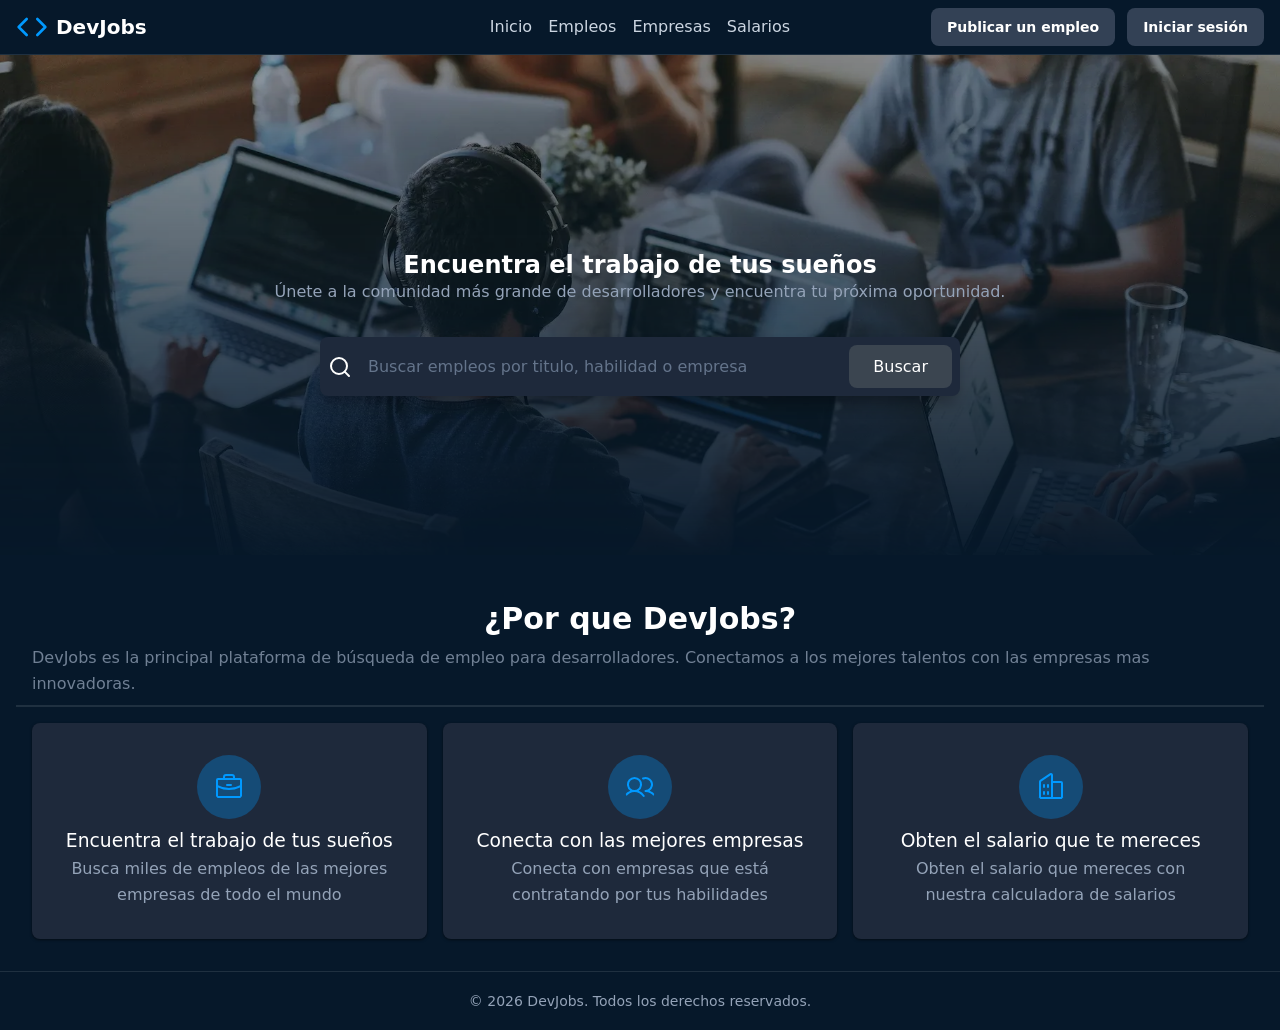
<file: 00.html-css/index.html>
<!-- HyperText 
     Markup 
     Language -->

<!DOCTYPE html>
<html lang="es">

<head>
    <meta charset="UTF-8">
    <meta name="description" content="Encuentra las mejores ofertas de trabajo para
    desarrolladores en DevJobs"><!--Descrition es para lo de abajo de la pagina en google-->
    <title>DevJobs - Inicio</title>
    <link rel="stylesheet" href="./style.css">
</head>

<body>
    <header>
        <!--puede ir el logo la navegacion-->
        <h1>
            <svg fill="none" stroke="currentColor" stroke-linecap="round" stroke-linejoin="round" stroke-width="2"
                viewBox="0 0 24 24" xmlns="http://www.w3.org/2000/svg">
                <polyline points="16 18 22 12 16 6"></polyline>
                <polyline points="8 6 2 12 8 18"></polyline>
            </svg>
            DevJobs
        </h1>

        <nav>
            <a href="index.html">Inicio</a>
            <a href="../01-javascript/empleos.html" rel="noopener noreferrer">Empleos</a>
            <!--target="_self"se abre en la actual _blanck se abre en otra pestaña
            y el rel es para que no se muestre informacion del usuario en el url
            y no se pase informacion del usuario a la pagina que se abre-->
            <a href="./01-javascript/empleos2.html">Empresas</a>
            <a href="">Salarios</a>
        </nav>
        <div>
            <a href="">Publicar un empleo</a>
            <a href="">Iniciar sesión</a>
        </div>
    </header>
    <main>
        <!--aqui va el contenido principal de la pagina-->
        <section>
            <img src="./background.webp" width="200" />

            <h1>Encuentra el trabajo de tus sueños</h1>

            <p>Únete a la comunidad más grande de
                desarrolladores y encuentra tu próxima
                oportunidad.
            </p>

            <form role="search">
                <div class="search_bar">
                    <svg xmlns="http://www.w3.org/2000/svg" width="24" height="24" viewBox="0 0 24 24" fill="none"
                        stroke="currentColor" stroke-width="2" stroke-linecap="round" stroke-linejoin="round">
                        <circle cx="11" cy="11" r="8"></circle>
                        <line x1="21" y1="21" x2="16.65" y2="16.65"></line>
                    </svg>

                    <input type="text" placeholder="Buscar empleos por titulo, habilidad o empresa" />

                    <button type="submit">Buscar</button>
                </div>

            </form>
        </section>
        <section>
            <header>
                <h2>¿Por que DevJobs?</h2>
                <p>DevJobs es la principal plataforma de
                    búsqueda de empleo para desarrolladores.
                    Conectamos a los mejores talentos con las
                    empresas mas innovadoras.</p>
            </header>
            <footer>
                <article>
                    <svg fill="currentColor" height="32" viewBox="0 0 256 256" width="32"
                        xmlns="http://www.w3.org/2000/svg" aria-hidden="true">
                        <path
                            d="M216,56H176V48a24,24,0,0,0-24-24H104A24,24,0,0,0,80,48v8H40A16,16,0,0,0,24,72V200a16,16,0,0,0,16,16H216a16,16,0,0,0,16-16V72A16,16,0,0,0,216,56ZM96,48a8,8,0,0,1,8-8h48a8,8,0,0,1,8,8v8H96ZM216,72v41.61A184,184,0,0,1,128,136a184.07,184.07,0,0,1-88-22.38V72Zm0,128H40V131.64A200.19,200.19,0,0,0,128,152a200.25,200.25,0,0,0,88-20.37V200ZM104,112a8,8,0,0,1,8-8h32a8,8,0,0,1,0,16H112A8,8,0,0,1,104,112Z">
                        </path>
                    </svg>
                    <h3>Encuentra el trabajo de tus sueños</h3>
                    <p>Busca miles de empleos de las mejores
                        empresas de todo el mundo</p>
                </article><!--Sirve para reutilizar en cualquier parte de la pagina es indep-->

                <article>
                    <svg fill="currentColor" height="32" viewBox="0 0 256 256" width="32"
                        xmlns="http://www.w3.org/2000/svg" aria-hidden="true">
                        <path
                            d="M117.25,157.92a60,60,0,1,0-66.5,0A95.83,95.83,0,0,0,3.53,195.63a8,8,0,1,0,13.4,8.74,80,80,0,0,1,134.14,0,8,8,0,0,0,13.4-8.74A95.83,95.83,0,0,0,117.25,157.92ZM40,108a44,44,0,1,1,44,44A44.05,44.05,0,0,1,40,108Zm210.14,98.7a8,8,0,0,1-11.07-2.33A79.83,79.83,0,0,0,172,168a8,8,0,0,1,0-16,44,44,0,1,0-16.34-84.87,8,8,0,1,1-5.94-14.85,60,60,0,0,1,55.53,105.64,95.83,95.83,0,0,1,47.22,37.71A8,8,0,0,1,250.14,206.7Z">
                        </path>
                    </svg>
                    <h3>Conecta con las mejores empresas</h3>
                    <p>Conecta con empresas que está contratando
                        por tus habilidades</p>
                </article>
                <article>
                    <svg fill="currentColor" height="32" viewBox="0 0 256 256" width="32"
                        xmlns="http://www.w3.org/2000/svg" aria-hidden="true">
                        <path
                            d="M240,208H224V96a16,16,0,0,0-16-16H144V32a16,16,0,0,0-24.88-13.32L39.12,72A16,16,0,0,0,32,85.34V208H16a8,8,0,0,0,0,16H240a8,8,0,0,0,0-16ZM208,96V208H144V96ZM48,85.34,128,32V208H48ZM112,112v16a8,8,0,0,1-16,0V112a8,8,0,1,1,16,0Zm-32,0v16a8,8,0,0,1-16,0V112a8,8,0,1,1,16,0Zm0,56v16a8,8,0,0,1-16,0V168a8,8,0,0,1,16,0Zm32,0v16a8,8,0,0,1-16,0V168a8,8,0,0,1,16,0Z">
                        </path>
                    </svg>
                    <h3>Obten el salario que te mereces</h3>
                    <p>Obten el salario que mereces con nuestra
                        calculadora de salarios</p>
                </article>
            </footer>
        </section>
    </main>
    <footer>
        <!--aqui va la parte baja de la pagina-->
        <small>&copy; 2026 DevJobs. Todos los derechos reservados.</small>
    </footer>

</body>

</html>
</file>
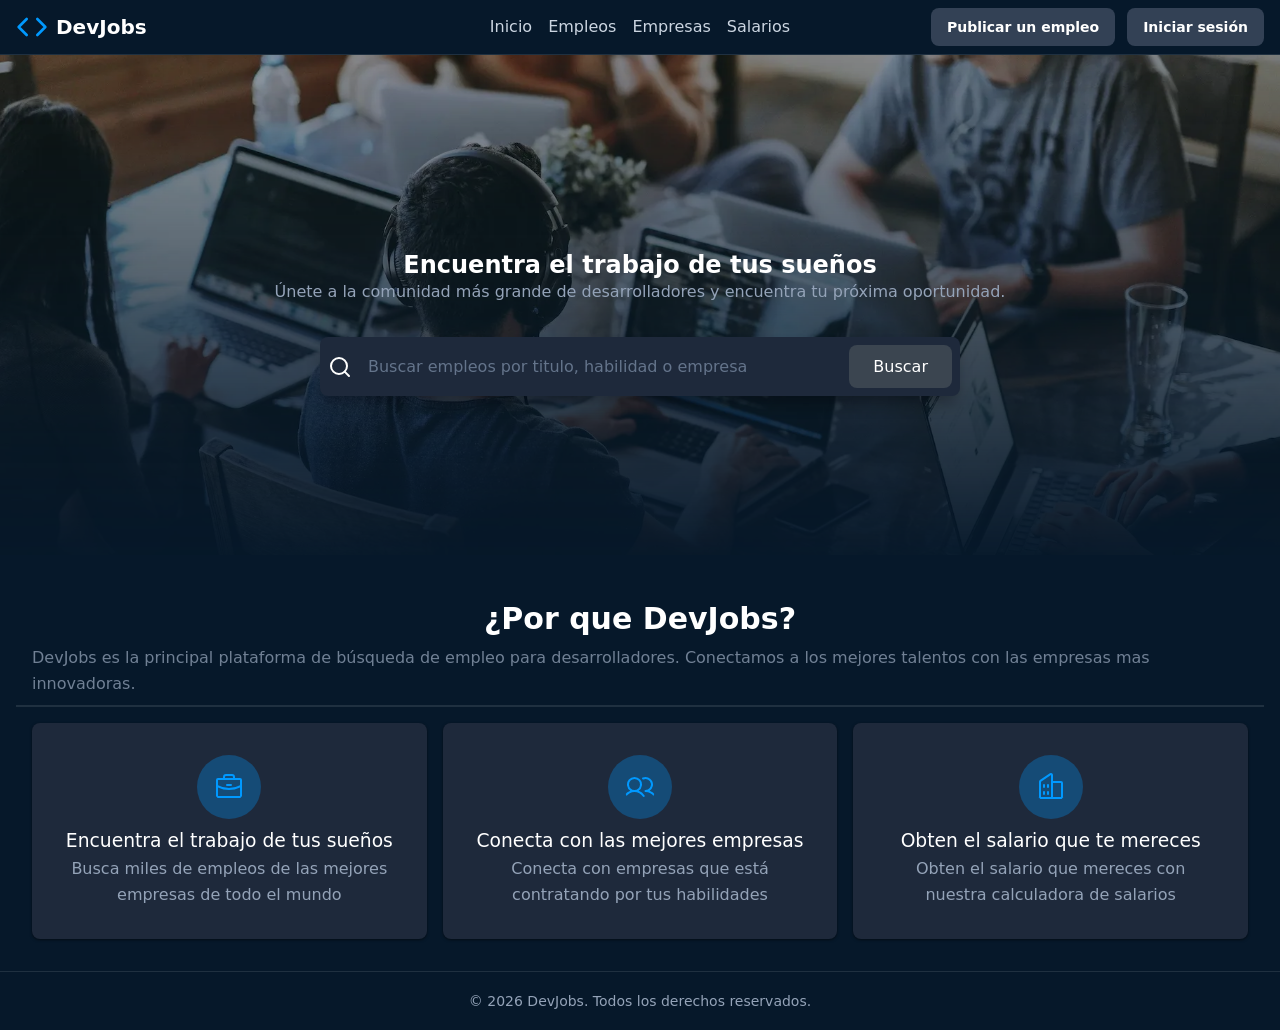
<file: 01-javascript/index.html>
<!-- HyperText 
     Markup 
     Language -->

<!DOCTYPE html>
<html lang="es">

<head>
    <meta charset="UTF-8">
    <meta name="description" content="Encuentra las mejores ofertas de trabajo para
    desarrolladores en DevJobs"><!--Descrition es para lo de abajo de la pagina en google-->
    <title>DevJobs - Inicio</title>
    <link rel="stylesheet" href="./style.css">
</head>

<body>
    <header>
        <!--puede ir el logo la navegacion-->
        <h1>
            <svg fill="none" stroke="currentColor" stroke-linecap="round" stroke-linejoin="round" stroke-width="2"
                viewBox="0 0 24 24" xmlns="http://www.w3.org/2000/svg">
                <polyline points="16 18 22 12 16 6"></polyline>
                <polyline points="8 6 2 12 8 18"></polyline>
            </svg>
            DevJobs
        </h1>

        <nav>
            <a href="index.html">Inicio</a>
            <a href="./empleos.html" rel="noopener noreferrer">Empleos</a>
            <!--target="_self"se abre en la actual _blanck se abre en otra pestaña
            y el rel es para que no se muestre informacion del usuario en el url
            y no se pase informacion del usuario a la pagina que se abre-->
            <a href="./empleos2.html">Empresas</a>
            <a href="">Salarios</a>
        </nav>
        <div>
            <a href="">Publicar un empleo</a>
            <a href="">Iniciar sesión</a>
        </div>
    </header>
    <main>
        <!--aqui va el contenido principal de la pagina-->
        <section>
            <img src="./background.webp" width="200" />

            <h1>Encuentra el trabajo de tus sueños</h1>

            <p>Únete a la comunidad más grande de
                desarrolladores y encuentra tu próxima
                oportunidad.
            </p>

            <form role="search">
                <div class="search_bar">
                    <svg xmlns="http://www.w3.org/2000/svg" width="24" height="24" viewBox="0 0 24 24" fill="none"
                        stroke="currentColor" stroke-width="2" stroke-linecap="round" stroke-linejoin="round">
                        <circle cx="11" cy="11" r="8"></circle>
                        <line x1="21" y1="21" x2="16.65" y2="16.65"></line>
                    </svg>

                    <input type="text" placeholder="Buscar empleos por titulo, habilidad o empresa" />

                    <button type="submit">Buscar</button>
                </div>

            </form>
        </section>
        <section>
            <header>
                <h2>¿Por que DevJobs?</h2>
                <p>DevJobs es la principal plataforma de
                    búsqueda de empleo para desarrolladores.
                    Conectamos a los mejores talentos con las
                    empresas mas innovadoras.</p>
            </header>
            <footer>
                <article>
                    <svg fill="currentColor" height="32" viewBox="0 0 256 256" width="32"
                        xmlns="http://www.w3.org/2000/svg" aria-hidden="true">
                        <path
                            d="M216,56H176V48a24,24,0,0,0-24-24H104A24,24,0,0,0,80,48v8H40A16,16,0,0,0,24,72V200a16,16,0,0,0,16,16H216a16,16,0,0,0,16-16V72A16,16,0,0,0,216,56ZM96,48a8,8,0,0,1,8-8h48a8,8,0,0,1,8,8v8H96ZM216,72v41.61A184,184,0,0,1,128,136a184.07,184.07,0,0,1-88-22.38V72Zm0,128H40V131.64A200.19,200.19,0,0,0,128,152a200.25,200.25,0,0,0,88-20.37V200ZM104,112a8,8,0,0,1,8-8h32a8,8,0,0,1,0,16H112A8,8,0,0,1,104,112Z">
                        </path>
                    </svg>
                    <h3>Encuentra el trabajo de tus sueños</h3>
                    <p>Busca miles de empleos de las mejores
                        empresas de todo el mundo</p>
                </article><!--Sirve para reutilizar en cualquier parte de la pagina es indep-->

                <article>
                    <svg fill="currentColor" height="32" viewBox="0 0 256 256" width="32"
                        xmlns="http://www.w3.org/2000/svg" aria-hidden="true">
                        <path
                            d="M117.25,157.92a60,60,0,1,0-66.5,0A95.83,95.83,0,0,0,3.53,195.63a8,8,0,1,0,13.4,8.74,80,80,0,0,1,134.14,0,8,8,0,0,0,13.4-8.74A95.83,95.83,0,0,0,117.25,157.92ZM40,108a44,44,0,1,1,44,44A44.05,44.05,0,0,1,40,108Zm210.14,98.7a8,8,0,0,1-11.07-2.33A79.83,79.83,0,0,0,172,168a8,8,0,0,1,0-16,44,44,0,1,0-16.34-84.87,8,8,0,1,1-5.94-14.85,60,60,0,0,1,55.53,105.64,95.83,95.83,0,0,1,47.22,37.71A8,8,0,0,1,250.14,206.7Z">
                        </path>
                    </svg>
                    <h3>Conecta con las mejores empresas</h3>
                    <p>Conecta con empresas que está contratando
                        por tus habilidades</p>
                </article>
                <article>
                    <svg fill="currentColor" height="32" viewBox="0 0 256 256" width="32"
                        xmlns="http://www.w3.org/2000/svg" aria-hidden="true">
                        <path
                            d="M240,208H224V96a16,16,0,0,0-16-16H144V32a16,16,0,0,0-24.88-13.32L39.12,72A16,16,0,0,0,32,85.34V208H16a8,8,0,0,0,0,16H240a8,8,0,0,0,0-16ZM208,96V208H144V96ZM48,85.34,128,32V208H48ZM112,112v16a8,8,0,0,1-16,0V112a8,8,0,1,1,16,0Zm-32,0v16a8,8,0,0,1-16,0V112a8,8,0,1,1,16,0Zm0,56v16a8,8,0,0,1-16,0V168a8,8,0,0,1,16,0Zm32,0v16a8,8,0,0,1-16,0V168a8,8,0,0,1,16,0Z">
                        </path>
                    </svg>
                    <h3>Obten el salario que te mereces</h3>
                    <p>Obten el salario que mereces con nuestra
                        calculadora de salarios</p>
                </article>
            </footer>
        </section>
    </main>
    <footer>
        <!--aqui va la parte baja de la pagina-->
        <small>&copy; 2026 DevJobs. Todos los derechos reservados.</small>
    </footer>

</body>

</html>
</file>
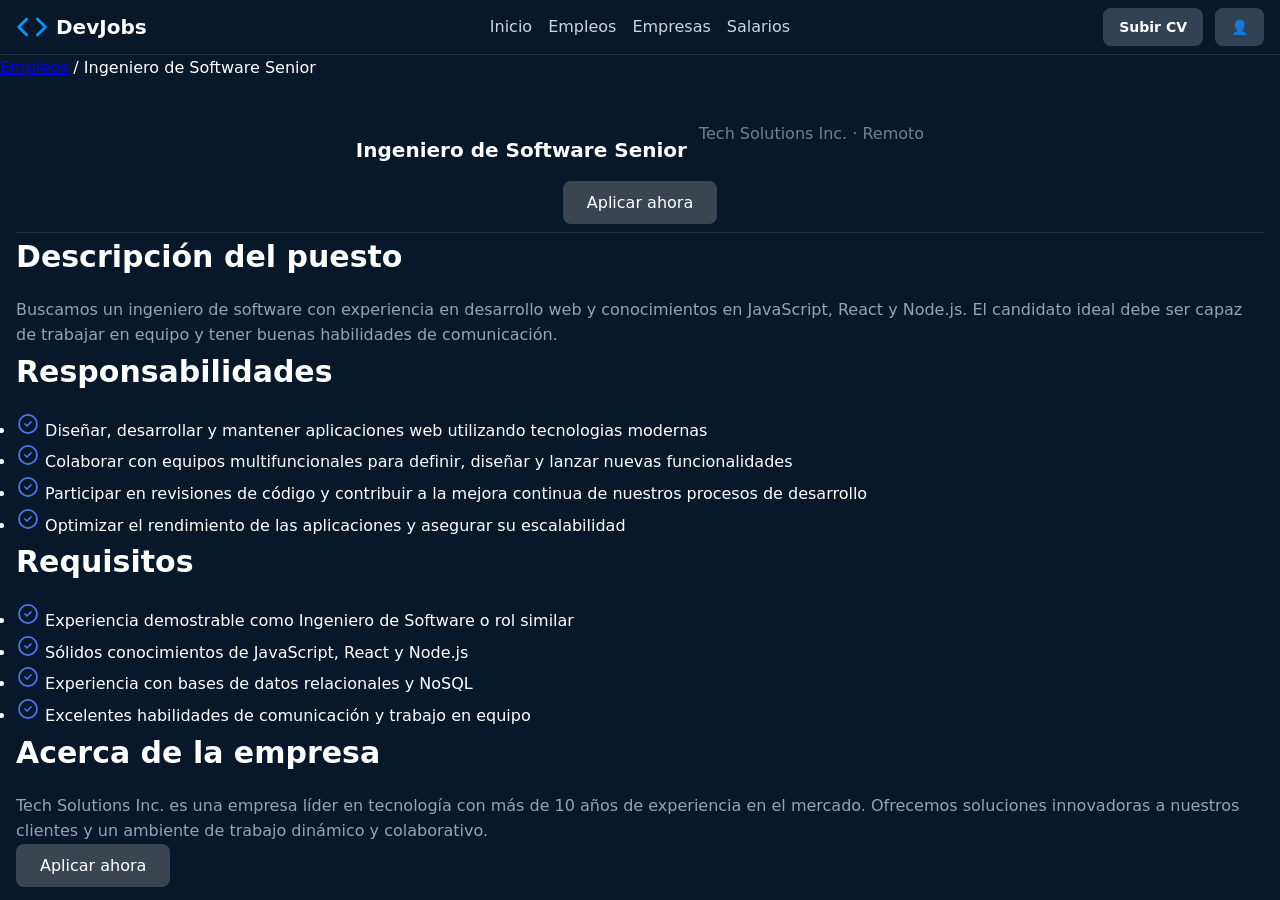
<file: 00.html-css/detalles-de-la-oferta.html>
<!DOCTYPE html>
<html lang="es">

<head>
    <meta charset="UTF-8">
    <title>DevJobs - Empleos</title>
    <link rel="stylesheet" href="./style.css">
    <!--<script type="module" src="./script.js"></script>esta dando error-->
</head>
<body>
    <header>
        <!--puede ir el logo la navegacion-->
        <h1>
            <svg fill="none" stroke="currentColor" stroke-linecap="round" stroke-linejoin="round" stroke-width="2"
                viewBox="0 0 24 24" xmlns="http://www.w3.org/2000/svg">
                <polyline points="16 18 22 12 16 6"></polyline>
                <polyline points="8 6 2 12 8 18"></polyline>
            </svg>
            DevJobs
        </h1>

        <nav>
            <a href="index.html">Inicio</a>
            <a href="empleos.html">Empleos</a>
            <a href="empleos2.html">Empresas</a>
            <a href="">Salarios</a>
        </nav>
        <div>
            <a href="" class="btn-subir-cv">Subir CV</a>
            <a href="" class="avatar">👤</a>
        </div>
    </header>



    <main>
        <div class="breadcrumb">
            <a href="empleos.html">Empleos</a> / <span>Ingeniero de Software Senior</span>
        </div>
        <section class="oferta">
            <header id="oferta-header">
                <div class="oferta-title-group">
                    <h1>Ingeniero de Software Senior</h1>
                    <p class="empresa">Tech Solutions Inc. · Remoto</p>
                </div>
                <button class="btn-aplicar">Aplicar ahora</button>
            </header>

            <h2>Descripción del puesto</h2>
            <p>Buscamos un ingeniero de software con experiencia en desarrollo web y conocimientos en JavaScript,
                React y Node.js. El candidato ideal debe ser capaz de trabajar en equipo y tener buenas habilidades
                de comunicación.</p>
            
            <h2>Responsabilidades</h2>
            <ul>
                <li>
                    <svg xmlns="http://www.w3.org/2000/svg" width="24" height="24" viewBox="0 0 24 24" fill="none" stroke="#4e76ef" stroke-width="1.75" stroke-linecap="round" stroke-linejoin="round" class="icon icon-tabler icons-tabler-outline icon-tabler-circle-check"><path stroke="none" d="M0 0h24v24H0z" fill="none" /><path d="M3 12a9 9 0 1 0 18 0a9 9 0 1 0 -18 0" /><path d="M9 12l2 2l4 -4" /></svg>
                    <span>Diseñar, desarrollar y mantener aplicaciones web utilizando tecnologias modernas</span>
                </li>
                <li>
                    <svg xmlns="http://www.w3.org/2000/svg" width="24" height="24" viewBox="0 0 24 24" fill="none" stroke="#4e76ef" stroke-width="1.75" stroke-linecap="round" stroke-linejoin="round" class="icon icon-tabler icons-tabler-outline icon-tabler-circle-check"><path stroke="none" d="M0 0h24v24H0z" fill="none" /><path d="M3 12a9 9 0 1 0 18 0a9 9 0 1 0 -18 0" /><path d="M9 12l2 2l4 -4" /></svg>
                    <span>Colaborar con equipos multifuncionales para definir, diseñar y lanzar nuevas funcionalidades</span>
                </li>
                <li>
                    <svg xmlns="http://www.w3.org/2000/svg" width="24" height="24" viewBox="0 0 24 24" fill="none" stroke="#4e76ef" stroke-width="1.75" stroke-linecap="round" stroke-linejoin="round" class="icon icon-tabler icons-tabler-outline icon-tabler-circle-check"><path stroke="none" d="M0 0h24v24H0z" fill="none" /><path d="M3 12a9 9 0 1 0 18 0a9 9 0 1 0 -18 0" /><path d="M9 12l2 2l4 -4" /></svg>
                    <span>Participar en revisiones de código y contribuir a la mejora continua de nuestros procesos de desarrollo</span>
                </li>
                <li>
                    <svg xmlns="http://www.w3.org/2000/svg" width="24" height="24" viewBox="0 0 24 24" fill="none" stroke="#4e76ef" stroke-width="1.75" stroke-linecap="round" stroke-linejoin="round" class="icon icon-tabler icons-tabler-outline icon-tabler-circle-check"><path stroke="none" d="M0 0h24v24H0z" fill="none" /><path d="M3 12a9 9 0 1 0 18 0a9 9 0 1 0 -18 0" /><path d="M9 12l2 2l4 -4" /></svg>
                    <span>Optimizar el rendimiento de las aplicaciones y asegurar su escalabilidad</span>
                </li>
            </ul>
            <h2>Requisitos</h2>
            <ul>
                <li>
                    <svg xmlns="http://www.w3.org/2000/svg" width="24" height="24" viewBox="0 0 24 24" fill="none" stroke="#4e76ef" stroke-width="1.75" stroke-linecap="round" stroke-linejoin="round" class="icon icon-tabler icons-tabler-outline icon-tabler-circle-check"><path stroke="none" d="M0 0h24v24H0z" fill="none" /><path d="M3 12a9 9 0 1 0 18 0a9 9 0 1 0 -18 0" /><path d="M9 12l2 2l4 -4" /></svg>
                    <span>Experiencia demostrable como Ingeniero de Software o rol similar</span>
                </li>
                <li>
                    <svg xmlns="http://www.w3.org/2000/svg" width="24" height="24" viewBox="0 0 24 24" fill="none" stroke="#4e76ef" stroke-width="1.75" stroke-linecap="round" stroke-linejoin="round" class="icon icon-tabler icons-tabler-outline icon-tabler-circle-check"><path stroke="none" d="M0 0h24v24H0z" fill="none" /><path d="M3 12a9 9 0 1 0 18 0a9 9 0 1 0 -18 0" /><path d="M9 12l2 2l4 -4" /></svg>
                    <span>Sólidos conocimientos de JavaScript, React y Node.js</span>
                </li>
                <li>
                    <svg xmlns="http://www.w3.org/2000/svg" width="24" height="24" viewBox="0 0 24 24" fill="none" stroke="#4e76ef" stroke-width="1.75" stroke-linecap="round" stroke-linejoin="round" class="icon icon-tabler icons-tabler-outline icon-tabler-circle-check"><path stroke="none" d="M0 0h24v24H0z" fill="none" /><path d="M3 12a9 9 0 1 0 18 0a9 9 0 1 0 -18 0" /><path d="M9 12l2 2l4 -4" /></svg>
                    <span>Experiencia con bases de datos relacionales y NoSQL</span>
                </li>
                <li>
                    <svg xmlns="http://www.w3.org/2000/svg" width="24" height="24" viewBox="0 0 24 24" fill="none" stroke="#4e76ef" stroke-width="1.75" stroke-linecap="round" stroke-linejoin="round" class="icon icon-tabler icons-tabler-outline icon-tabler-circle-check"><path stroke="none" d="M0 0h24v24H0z" fill="none" /><path d="M3 12a9 9 0 1 0 18 0a9 9 0 1 0 -18 0" /><path d="M9 12l2 2l4 -4" /></svg>
                    <span>Excelentes habilidades de comunicación y trabajo en equipo</span>
                </li>
            </ul>
            <h2>Acerca de la empresa</h2>
            <p>
                Tech Solutions Inc. es una empresa líder en tecnología con más de 10 años de experiencia en el mercado. 
                Ofrecemos soluciones innovadoras a nuestros clientes y un ambiente de trabajo dinámico y colaborativo.
            </p>

            <div class="oferta-footer">
                <button class="btn-aplicar">Aplicar ahora</button>
            </div>
        </section>
        
    </main>

</body>


</html>
</file>
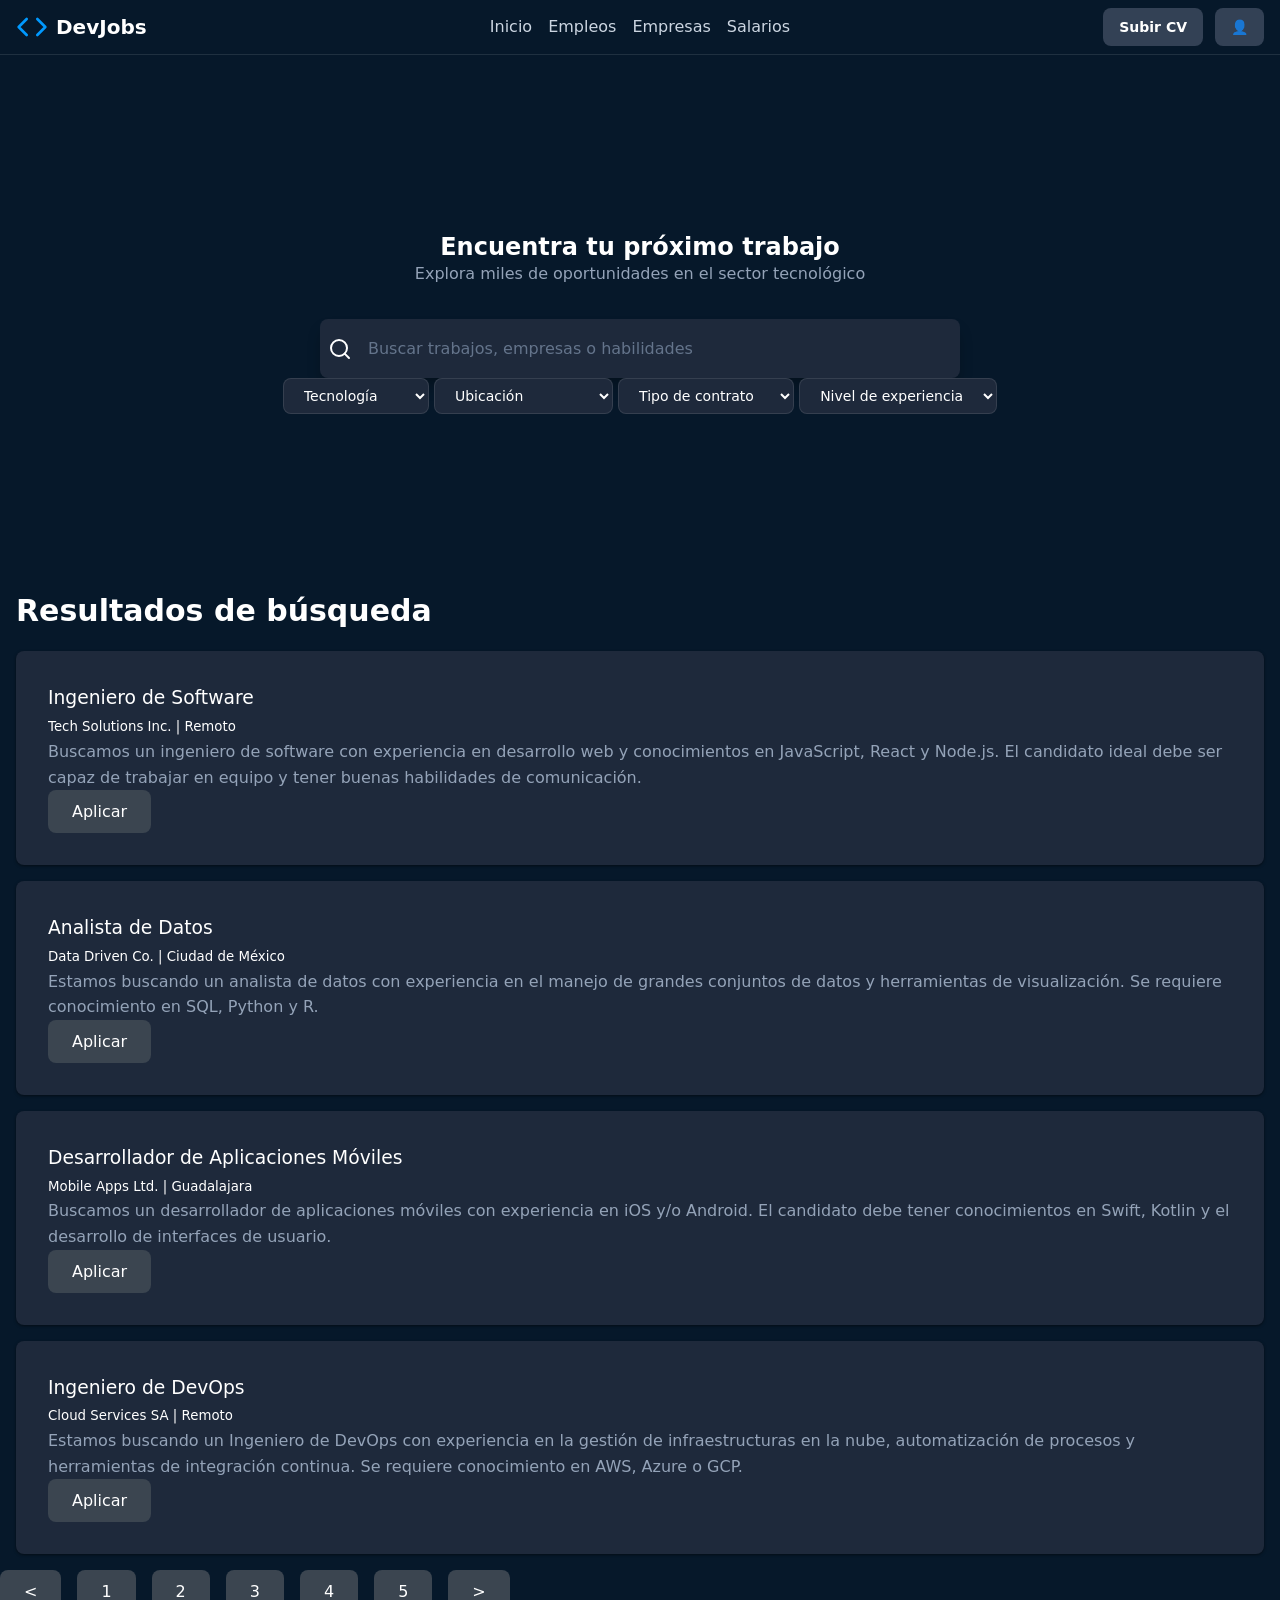
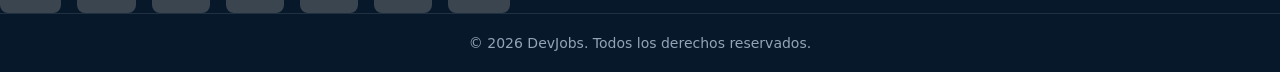
<file: 00.html-css/empleos.html>
<!DOCTYPE html>
<html lang="es">

<head>
    <meta charset="UTF-8">
    <title>DevJobs - Empleos</title>
    <link rel="stylesheet" href="./style.css">

    <!--Para hacer un llamado de funcione JS es de las siguentes dos formar-->
    <!--Arrow funcion es para ahorrrar codigo, es decir, es lo mismo que decir:-->
    <!--
        const boton= document.querySelector('#boton-importante')
        
        boton.addEventListener('click', function() {
            alert('Gracias por tu interés, Pronto nos pondremos en contacto contigo,')
        })
    -->
    <!--El type module es para que cargue despues que carga HTML, si 
    no, saldra un error porque no encuentra el elemento--><!--
    <script type="module"
        const boton = document.querySelector('#boton-importante')

        boton.addEventListener('click', () => {
            alert('Gracias por tu interés, Pronto nos pondremos en contacto contigo,')
        })
    </script>-->
    <!--Pero para hacerlo bien y mejor es asi -->
    <script type="module" src="./script.js"></script>
    <!--Esta arrow funcion tiene un return implicito-->
</head>

<body>
    <style>
        .ocultar {
            display: none;
        }
    </style>
    <header>
        <!--puede ir el logo la navegacion-->
        <h1>
            <svg fill="none" stroke="currentColor" stroke-linecap="round" stroke-linejoin="round" stroke-width="2"
                viewBox="0 0 24 24" xmlns="http://www.w3.org/2000/svg">
                <polyline points="16 18 22 12 16 6"></polyline>
                <polyline points="8 6 2 12 8 18"></polyline>
            </svg>
            DevJobs
        </h1>

        <nav>
            <a href="index.html">Inicio</a>
            <a href="empleos.html">Empleos</a>
            <a href="empleos2.html">Empresas</a>
            <a href="">Salarios</a>
        </nav>
        <div>
            <a href="" class="btn-subir-cv">Subir CV</a>
            <a href="" class="avatar">👤</a>
        </div>
    </header>
    <main>
        <!-- Hero con búsqueda y filtros -->
        <section class="hero-empleos">
            <h1>Encuentra tu próximo trabajo</h1>
            <p>Explora miles de oportunidades en el sector tecnológico</p>

            <form role="search">
                <div class="search_bar">
                    <svg xmlns="http://www.w3.org/2000/svg" width="24" height="24" viewBox="0 0 24 24" fill="none"
                        stroke="currentColor" stroke-width="2" stroke-linecap="round" stroke-linejoin="round">
                        <circle cx="11" cy="11" r="8"></circle>
                        <line x1="21" y1="21" x2="16.65" y2="16.65"></line>
                    </svg>
                    <input type="text" placeholder="Buscar trabajos, empresas o habilidades" />
                </div>
            </form>

            <!-- Filtros justo debajo del buscador -->
            <div class="filtros">
                <select name="technology" id="filter-technology">
                    <optgroup label="Tecnología">
                        <option disabled selected class="ocultar">Tecnología</option>
                        <option value="javascript">JavaScript</option>
                        <option value="python">Python</option>
                        <option value="java">Java</option>
                        <option value="react">React</option>
                        <option value="nodejs">Node.js</option>
                    </optgroup>
                    <hr />
                    <option value="c#">C#</option>
                    <hr />
                    <option value="ruby">Ruby</option>
                </select>
                <select name="location" id="filter-location">
                    <option disabled selected class="ocultar">Ubicación</option>
                    <option value="remoto">Remoto</option>
                    <option value="ciudad-de-mexico">Ciudad de México</option>
                    <option value="guadalajara">Guadalajara</option>
                    <option value="monterrey">Monterrey</option>
                    <option value="barcelona">Barcelona</option>
                </select>
                <select name="contract-type" id="filter-contract-type">
                    <option disabled selected class="ocultar">Tipo de contrato</option>
                    <option value="tiempo-completo">Tiempo completo</option>
                    <option value="medio-tiempo">Medio tiempo</option>
                    <option value="por-horas">Por horas</option>
                    <option value="por-proyecto">Por proyecto</option>
                </select>
                <select name="experience-level" id="filter-experience-level">
                    <option disabled selected class="ocultar">Nivel de experiencia</option>
                    <option value="junior">Junior</option>
                    <option value="mid">Mid</option>
                    <option value="senior">Senior</option>
                    <option value="lead">Lead</option>
                </select>
            </div>
        </section>

        <!-- Resultados de búsqueda -->
        <section class="resultados">
            <h2>Resultados de búsqueda</h2>

            <div class="entero">
                <article data-technology="javascript" data-modalidad="remoto" class="empleo-card">
                    <div class="empleo-card-content">
                        <h3>Ingeniero de Software</h3>
                        <small class="empresa">Tech Solutions Inc. | Remoto</small>
                        <p>Buscamos un ingeniero de software con experiencia en desarrollo web y conocimientos en JavaScript, React y Node.js. El candidato ideal debe ser capaz de trabajar en equipo y tener buenas habilidades de comunicación.</p>
                    </div>
                    <button class="btn-aplicar">Aplicar</button>
                </article>

                <article data-technology="python" data-modalidad="ciudad-de-mexico" class="empleo-card">
                    <div class="empleo-card-content">
                        <h3>Analista de Datos</h3>
                        <small class="empresa">Data Driven Co. | Ciudad de México</small>                        
                        <p>Estamos buscando un analista de datos con experiencia en el manejo de grandes conjuntos de datos y herramientas de visualización. Se requiere conocimiento en SQL, Python y R.</p>
                    </div>
                    <button class="btn-aplicar">Aplicar</button>
                </article>

                <article data-technology="javascript" data-modalidad="guadalajara" class="empleo-card">
                    <div class="empleo-card-content">
                        <h3>Desarrollador de Aplicaciones Móviles</h3>
                        <small class="empresa">Mobile Apps Ltd. | Guadalajara</small>
                        <p>Buscamos un desarrollador de aplicaciones móviles con experiencia en iOS y/o Android. El candidato debe tener conocimientos en Swift, Kotlin y el desarrollo de interfaces de usuario.</p>
                    </div>
                    <button class="btn-aplicar">Aplicar</button>
                </article>

                <article data-technology="javascript" data-modalidad="remoto" class="empleo-card">
                    <div class="empleo-card-content">
                        <h3>Ingeniero de DevOps</h3>
                        <small class="empresa">Cloud Services SA | Remoto</small>
                        <p>Estamos buscando un Ingeniero de DevOps con experiencia en la gestión de infraestructuras en la nube, automatización de procesos y herramientas de integración continua. Se requiere conocimiento en AWS, Azure o GCP.</p>
                    </div>
                    <button class="btn-aplicar">Aplicar</button>
                </article>
            </div>
        </section>
        <!-- Paginación -->
        <nav class="paginacion">
            <button>&lt;</button>
            <button class="activo">1</button>
            <button>2</button>
            <button>3</button>
            <button>4</button>
            <button>5</button>
            <button>&gt;</button>
        </nav>
    </main>
    <footer>
        <!--aqui va la parte baja de la pagina-->
        <small>&copy; 2026 DevJobs. Todos los derechos reservados.</small>
    </footer>
</body>

</html>
</file>
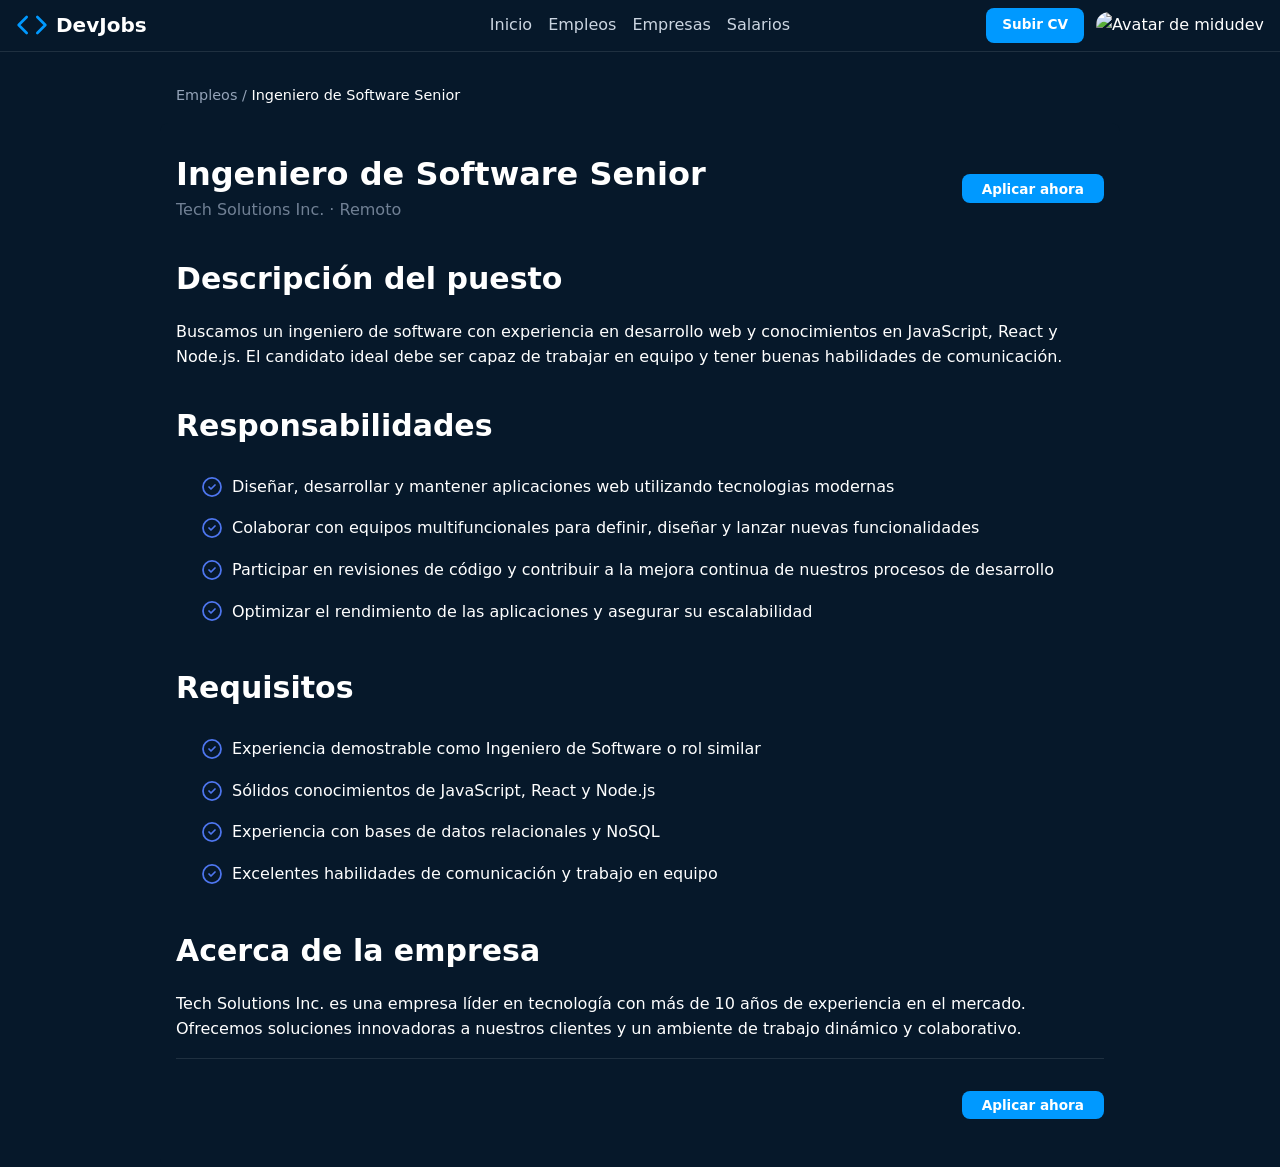
<file: 01-javascript/detalles-de-la-oferta.html>
<!DOCTYPE html>
<html lang="es">

<head>
    <meta charset="UTF-8">
    <title>DevJobs - Empleos</title>
    <!-- Estilos globales compartidos (fondo, header, variables) -->
    <link rel="stylesheet" href="./style.css">
    <!-- Estilos específicos de la página -->
    <link rel="stylesheet" href="./styles.css">
    <script type="module" src="./main.js"></script>
    <!--da error por que no detecta los eventos-->
</head>
<body>
    <header>
        <!--puede ir el logo la navegacion-->
        <h1>
            <svg fill="none" stroke="currentColor" stroke-linecap="round" stroke-linejoin="round" stroke-width="2"
                viewBox="0 0 24 24" xmlns="http://www.w3.org/2000/svg">
                <polyline points="16 18 22 12 16 6"></polyline>
                <polyline points="8 6 2 12 8 18"></polyline>
            </svg>
            DevJobs
        </h1>

        <nav>
            <a href="index.html">Inicio</a>
            <a href="empleos.html">Empleos</a>
            <a href="empleos2.html">Empresas</a>
            <a href="">Salarios</a>
        </nav>
        <div>
            <a href="" class="btn-subir-cv">Subir CV</a>
            <devjobs-avatar></devjobs-avatar>
        </div>
    </header>



    <main>
        <div class="breadcrumb">
            <a href="empleos.html">Empleos</a> / <span>Ingeniero de Software Senior</span>
        </div>
        <section class="oferta">
            <header id="oferta-header">
                <div class="oferta-title-group">
                    <h1>Ingeniero de Software Senior</h1>
                    <p class="empresa">Tech Solutions Inc. · Remoto</p>
                </div>
                <button class="btn-aplicar">Aplicar ahora</button>
            </header>

            <h2>Descripción del puesto</h2>
            <p>Buscamos un ingeniero de software con experiencia en desarrollo web y conocimientos en JavaScript,
                React y Node.js. El candidato ideal debe ser capaz de trabajar en equipo y tener buenas habilidades
                de comunicación.</p>
            
            <h2>Responsabilidades</h2>
            <ul>
                <li>
                    <svg xmlns="http://www.w3.org/2000/svg" width="24" height="24" viewBox="0 0 24 24" fill="none" stroke="#4e76ef" stroke-width="1.75" stroke-linecap="round" stroke-linejoin="round" class="icon icon-tabler icons-tabler-outline icon-tabler-circle-check"><path stroke="none" d="M0 0h24v24H0z" fill="none" /><path d="M3 12a9 9 0 1 0 18 0a9 9 0 1 0 -18 0" /><path d="M9 12l2 2l4 -4" /></svg>
                    <span>Diseñar, desarrollar y mantener aplicaciones web utilizando tecnologias modernas</span>
                </li>
                <li>
                    <svg xmlns="http://www.w3.org/2000/svg" width="24" height="24" viewBox="0 0 24 24" fill="none" stroke="#4e76ef" stroke-width="1.75" stroke-linecap="round" stroke-linejoin="round" class="icon icon-tabler icons-tabler-outline icon-tabler-circle-check"><path stroke="none" d="M0 0h24v24H0z" fill="none" /><path d="M3 12a9 9 0 1 0 18 0a9 9 0 1 0 -18 0" /><path d="M9 12l2 2l4 -4" /></svg>
                    <span>Colaborar con equipos multifuncionales para definir, diseñar y lanzar nuevas funcionalidades</span>
                </li>
                <li>
                    <svg xmlns="http://www.w3.org/2000/svg" width="24" height="24" viewBox="0 0 24 24" fill="none" stroke="#4e76ef" stroke-width="1.75" stroke-linecap="round" stroke-linejoin="round" class="icon icon-tabler icons-tabler-outline icon-tabler-circle-check"><path stroke="none" d="M0 0h24v24H0z" fill="none" /><path d="M3 12a9 9 0 1 0 18 0a9 9 0 1 0 -18 0" /><path d="M9 12l2 2l4 -4" /></svg>
                    <span>Participar en revisiones de código y contribuir a la mejora continua de nuestros procesos de desarrollo</span>
                </li>
                <li>
                    <svg xmlns="http://www.w3.org/2000/svg" width="24" height="24" viewBox="0 0 24 24" fill="none" stroke="#4e76ef" stroke-width="1.75" stroke-linecap="round" stroke-linejoin="round" class="icon icon-tabler icons-tabler-outline icon-tabler-circle-check"><path stroke="none" d="M0 0h24v24H0z" fill="none" /><path d="M3 12a9 9 0 1 0 18 0a9 9 0 1 0 -18 0" /><path d="M9 12l2 2l4 -4" /></svg>
                    <span>Optimizar el rendimiento de las aplicaciones y asegurar su escalabilidad</span>
                </li>
            </ul>
            <h2>Requisitos</h2>
            <ul>
                <li>
                    <svg xmlns="http://www.w3.org/2000/svg" width="24" height="24" viewBox="0 0 24 24" fill="none" stroke="#4e76ef" stroke-width="1.75" stroke-linecap="round" stroke-linejoin="round" class="icon icon-tabler icons-tabler-outline icon-tabler-circle-check"><path stroke="none" d="M0 0h24v24H0z" fill="none" /><path d="M3 12a9 9 0 1 0 18 0a9 9 0 1 0 -18 0" /><path d="M9 12l2 2l4 -4" /></svg>
                    <span>Experiencia demostrable como Ingeniero de Software o rol similar</span>
                </li>
                <li>
                    <svg xmlns="http://www.w3.org/2000/svg" width="24" height="24" viewBox="0 0 24 24" fill="none" stroke="#4e76ef" stroke-width="1.75" stroke-linecap="round" stroke-linejoin="round" class="icon icon-tabler icons-tabler-outline icon-tabler-circle-check"><path stroke="none" d="M0 0h24v24H0z" fill="none" /><path d="M3 12a9 9 0 1 0 18 0a9 9 0 1 0 -18 0" /><path d="M9 12l2 2l4 -4" /></svg>
                    <span>Sólidos conocimientos de JavaScript, React y Node.js</span>
                </li>
                <li>
                    <svg xmlns="http://www.w3.org/2000/svg" width="24" height="24" viewBox="0 0 24 24" fill="none" stroke="#4e76ef" stroke-width="1.75" stroke-linecap="round" stroke-linejoin="round" class="icon icon-tabler icons-tabler-outline icon-tabler-circle-check"><path stroke="none" d="M0 0h24v24H0z" fill="none" /><path d="M3 12a9 9 0 1 0 18 0a9 9 0 1 0 -18 0" /><path d="M9 12l2 2l4 -4" /></svg>
                    <span>Experiencia con bases de datos relacionales y NoSQL</span>
                </li>
                <li>
                    <svg xmlns="http://www.w3.org/2000/svg" width="24" height="24" viewBox="0 0 24 24" fill="none" stroke="#4e76ef" stroke-width="1.75" stroke-linecap="round" stroke-linejoin="round" class="icon icon-tabler icons-tabler-outline icon-tabler-circle-check"><path stroke="none" d="M0 0h24v24H0z" fill="none" /><path d="M3 12a9 9 0 1 0 18 0a9 9 0 1 0 -18 0" /><path d="M9 12l2 2l4 -4" /></svg>
                    <span>Excelentes habilidades de comunicación y trabajo en equipo</span>
                </li>
            </ul>
            <h2>Acerca de la empresa</h2>
            <p>
                Tech Solutions Inc. es una empresa líder en tecnología con más de 10 años de experiencia en el mercado. 
                Ofrecemos soluciones innovadoras a nuestros clientes y un ambiente de trabajo dinámico y colaborativo.
            </p>

            <div class="oferta-footer">
                <button class="btn-aplicar">Aplicar ahora</button>
            </div>
        </section>
        
    </main>

</body>


</html>
</file>
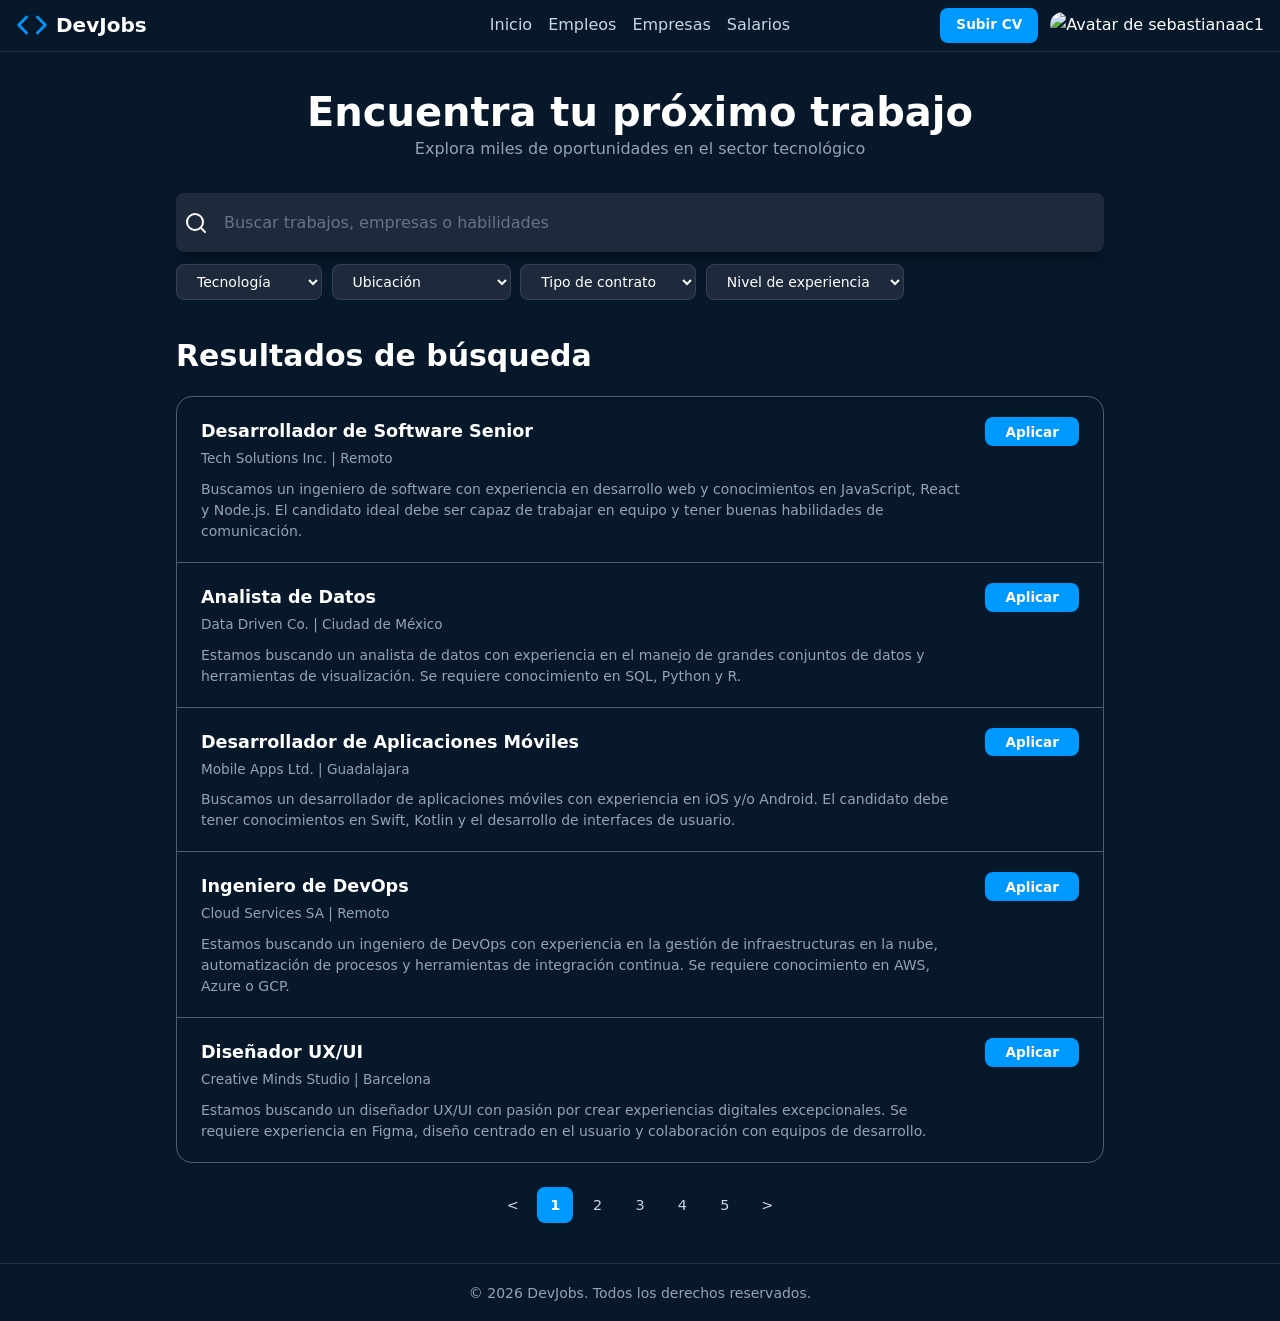
<file: 01-javascript/empleos.html>
<!DOCTYPE html>
<html lang="es">

<head>
    <meta charset="UTF-8">
    <title>DevJobs - Empleos</title>
    <!-- Estilos globales compartidos (fondo, header, variables) -->
    <link rel="stylesheet" href="./style.css">
    <!-- Estilos específicos de la página -->
    <link rel="stylesheet" href="./styles.css">

    <!--Para hacer un llamado de funcione JS es de las siguentes dos formar-->
    <!--Arrow funcion es para ahorrrar codigo, es decir, es lo mismo que decir:-->
    <!--
        const boton= document.querySelector('#boton-importante')
        
        boton.addEventListener('click', function() {
            alert('Gracias por tu interés, Pronto nos pondremos en contacto contigo,')
        })
    -->
    <!--El type module es para que cargue despues que carga HTML, si 
    no, saldra un error porque no encuentra el elemento--><!--
    <script type="module"
        const boton = document.querySelector('#boton-importante')

        boton.addEventListener('click', () => {
            alert('Gracias por tu interés, Pronto nos pondremos en contacto contigo,')
        })
    </script>-->
    <!--Pero para hacerlo bien y mejor es asi -->
    <script type="module" src="./main.js"></script>
    <!--Esta arrow funcion tiene un return implicito-->
</head>

<body>
    <style>
        .ocultar {
            display: none;
        }
    </style>
    <header>
        <!--puede ir el logo la navegacion-->
        <h1>
            <svg fill="none" stroke="currentColor" stroke-linecap="round" stroke-linejoin="round" stroke-width="2"
                viewBox="0 0 24 24" xmlns="http://www.w3.org/2000/svg">
                <polyline points="16 18 22 12 16 6"></polyline>
                <polyline points="8 6 2 12 8 18"></polyline>
            </svg>
            DevJobs
        </h1>

        <nav>
            <a href="index.html">Inicio</a>
            <a href="empleos.html">Empleos</a>
            <a href="empleos2.html">Empresas</a>
            <a href="">Salarios</a>
        </nav>
        <div>
            <a href="" class="btn-subir-cv">Subir CV</a>
            <devjobs-avatar service="github" username="sebastianaac1" size="30"></devjobs-avatar>
        </div>
    </header>
    <main>
        <!-- Hero con búsqueda y filtros -->
        <section class="hero-empleos">
            <h1>Encuentra tu próximo trabajo</h1>
            <p>Explora miles de oportunidades en el sector tecnológico</p>

            <form role="search" id="search-form">
                <div class="search_bar">
                    <svg xmlns="http://www.w3.org/2000/svg" width="24" height="24" viewBox="0 0 24 24" fill="none"
                        stroke="currentColor" stroke-width="2" stroke-linecap="round" stroke-linejoin="round">
                        <circle cx="11" cy="11" r="8"></circle>
                        <line x1="21" y1="21" x2="16.65" y2="16.65"></line>
                    </svg>
                    <input type="text" placeholder="Buscar trabajos, empresas o habilidades" />
                </div>
            </form>

            <!-- Filtros justo debajo del buscador -->
            <div class="filtros">
                <select name="technology" id="filter-technology">
                    <optgroup label="Tecnología">
                        <option disabled selected class="ocultar">Tecnología</option>
                        <option value="javascript">JavaScript</option>
                        <option value="python">Python</option>
                        <option value="java">Java</option>
                        <option value="react">React</option>
                        <option value="nodejs">Node.js</option>
                    </optgroup>
                    <hr />
                    <option value="c#">C#</option>
                    <hr />
                    <option value="ruby">Ruby</option>
                </select>
                <select name="location" id="filter-location">
                    <option disabled selected class="ocultar">Ubicación</option>
                    <option value="remoto">Remoto</option>
                    <option value="cdmx">Ciudad de México</option>
                    <option value="guadalajara">Guadalajara</option>
                    <option value="monterrey">Monterrey</option>
                    <option value="barcelona">Barcelona</option>
                </select>
                <select name="contract-type" id="filter-contract-type">
                    <option disabled selected class="ocultar">Tipo de contrato</option>
                    <option value="tiempo-completo">Tiempo completo</option>
                    <option value="medio-tiempo">Medio tiempo</option>
                    <option value="por-horas">Por horas</option>
                    <option value="por-proyecto">Por proyecto</option>
                </select>
                <select name="experience-level" id="filter-experience-level">
                    <option disabled selected class="ocultar">Nivel de experiencia</option>
                    <option value="junior">Junior</option>
                    <option value="mid-level">Mid</option>
                    <option value="senior">Senior</option>
                    <option value="lead">Lead</option>
                </select>
            </div>
        </section>

        <!-- Resultados de búsqueda -->
        <section class="resultados">
            <h2>Resultados de búsqueda</h2>

            <div class="entero">
                <!--aqui se insertan los empleos de forma dinamica con json-->
            </div>
        </section>
        <!-- Paginación -->
        <nav class="paginacion">
            <button>&lt;</button>
            <button class="activo" value="1">1</button>
            <button value="2">2</button>
            <button value="3">3</button>
            <button value="4">4</button>
            <button value="5">5</button>
            <button>&gt;</button>
        </nav>
    </main>
    <footer>
        <!--aqui va la parte baja de la pagina-->
        <small>&copy; 2026 DevJobs. Todos los derechos reservados.</small>
    </footer>
</body>

</html>
</file>
<file: 00.html-css/style.css>
﻿* {
    margin: 0;
    padding: 0;
    box-sizing: border-box;
}






:root {
    --primary: #3b4550;
    --primary-dark: #0a3d66;
    --primary-hover: #0d5ba8;
    --primary-light: #09f;
    --background: #06182a;
    --text-primary: #ffffff;
    --text-secondary: #cbd5e1;
    --text-muted: #94a3b8;
    --border: rgba(255, 255, 255, 0.1);
    --card-bg: #1e293b;
    --shadow: rgba(0, 0, 0, 0.3);
    --input-bg: #1e293b;
    --hsla-example: hsla(210, 100%, 56%, 1);
}










@font-face {
    font-family: 'Inter Variable';
    font-style: normal;
    font-display: swap;
    font-weight: 100 900;
    src: url(https://cdn.jsdelivr.net/fontsource/fonts/inter:vf@latest/latin-wght-normal.woff2) format('woff2-variations');
    unicode-range: U+0000-00FF, U+0131, U+0152-0153, U+02BB-02BC, U+02C6, U+02DA, U+02DC, U+0304, U+0308, U+0329, U+2000-206F, U+20AC, U+2122, U+2191, U+2193, U+2212, U+2215, U+FEFF, U+FFFD;
}










body {
    font-family: system-ui;
    background-color: var(--background);
    color: var(--text-primary);
    min-height: 100vh;
    display: flex;
    flex-direction: column;
    line-height: 1.6;
}













/* TÃ­tulos principales */
h1 {
    font-size: 1.5rem;
    line-height: 1.2;
    text-wrap: balance;
    display: flex;
    align-items: center;
    gap: 0.5rem;

    svg {
        width: 2rem;
        height: 2rem;
        color: var(--primary-light);
    }
}

h1+p {
    text-wrap: balance;
    margin-bottom: 2rem
}

/* Header */
header {
    border-bottom: 1px solid var(--border);
    background: var(--background);
    padding: .5rem 1rem;
    display: flex;
    align-items: center;
    justify-content: space-between;
    gap: 2rem;

    h1 {
        font-size: 1.25rem;
        font-weight: 700;
        color: var(--text-primary);
        flex: 1;

    }
}

/* NavegaciÃ³n del header a otras pÃ¡ginas */
nav {
    align-items: center;
    gap: 1rem;
    display: flex;

    a {
        text-decoration: none;
        color: var(--text-secondary);
        transition: color 0.2s;
        font-weight: 500;

        &:hover,
        &:focus {
            color: var(--primary);
            outline: none;
        }
    }
}

/* Botones del Header */
header div {
    display: flex;
    align-items: center;
    gap: 0.75rem;
    flex: 1;
    justify-content: flex-end;
}

header div a {
    padding: 0.5rem 1rem;
    border-radius: 0.5rem;
    background-color: #334155;
    color: var(--text-primary);
    display: inline-block;
    font-size: 0.875rem;
    font-weight: 700;
    text-decoration: none;

}

/* Hero */
main>section:nth-child(1) {
    height: 500px;
    text-align: center;
    display: flex;
    flex-direction: column;
    justify-content: center;
    align-items: center;

    h1 {
        padding-top: 36px;
    }

    &>img {
        position: absolute;
        width: 100%;
        height: 100%;
        object-fit: cover;
        z-index: -1;
        left: 0;
        right: 0;
        mask-image: linear-gradient(to bottom, rgba(16, 25, 34, 1) 5%, rgba(16, 25, 34, 0) 80%);
    }
}

/* Formulario de BÃºsqueda */
form {
    max-width: 42rem;
    width: 100%;
    margin: 0 auto;
    padding-inline: 1rem;

}

form>div.search_bar {
    display: flex;
    align-items: center;
    background-color: var(--input-bg);
    border-radius: 0.5rem;
    box-shadow: 0 10px 15px -3px var(--shadow);
    padding: 0.5rem;
    gap: 0.5rem;
}

form span {
    padding-left: 0.75rem;
    color: var(--text-muted);
    display: flex;
    align-items: center;
    flex-shrink: 0;
}

form input[type="text"] {
    flex: 1;
    background: transparent;
    border: none;
    outline: none;
    color: var(--text-primary);
    padding: 0.75rem 0.5rem;
    font-size: 1rem;
    font-family: inherit;
}

form input[type="text"]::placeholder {
    color: #64748b;
}

button {
    padding: 0.75rem 1.5rem;
    border-radius: 0.5rem;
    background-color: var(--primary);
    color: white;
    font-weight: 400;
    border: none;
    cursor: pointer;
    transition: all 0.2s;
    font-family: inherit;
    font-size: 1rem;
    white-space: nowrap;

    &:hover,
    /* pseudo-clase que significa que el ratÃ³n estÃ¡ encima */
    &:focus {
        /* pseudo-clase que significa que el elemento tiene el foco */
        background-color: var(--primary-hover);
        outline: 2px solid white;
        outline-offset: 2px;
    }

    &:active {
        transform: scale(0.90)
    }

    &:disabled {
        opacity: .5;
        pointer-events: none;
    }
}

/* Features Section */
main>section:nth-child(2) {
    padding-inline: 1rem;
    background-color: var(--background);
    padding-top: 2rem;

    &>header {
        gap: 2px;
        flex-direction: column;

        h2 {
            margin-bottom: 0;
        }

        p {
            opacity: .75;
        }
    }

    &>div {
        max-width: 1280px;
        margin: 0 auto;
    }
}

main>section:nth-child(2) h2 {
    font-size: 1.875rem;
    font-weight: 700;
    color: var(--text-primary);
    margin-bottom: 1rem;
}

main>section:nth-child(2)>div>div:first-child>p {
    font-size: 1.125rem;
    color: var(--text-muted);
    max-width: 42rem;
    margin: 0 auto;
}

/* Grid de Features */
main>section:nth-child(2) footer {
    /*ya esto se refiere basicamente a el segundo seccion de html que este en el main o cuerpo y que tenga footer el section*/
    display: grid;
    grid-template-columns: repeat(auto-fit, minmax(280px, 1fr));
    /*esto es para que el grid se adapte a la pantalla con un maximo y un minimo que es lo mismo de abajo @media*/
    /*grid-template-columns: 1fr;*/
    gap: 16px
}

/*@media (width>=640px) {
    main>section:nth-child(2) footer {
        grid-template-columns: 1fr, 1fr, 1fr;
    }
}*/

/* Feature Cards */
/* article {
  background-color: var(--card-bg);
  padding: 2rem;
  margin-bottom: 16px;
  border-radius: 0.5rem;                   
  box-shadow: 0px 1px 3px 0 var(--shadow); 

  svg {
    color: var(--primary-light);          
    background: rgba(0, 153, 255, 0.3);  
    border-radius: 9999px;               
    width: 64px;                         
    height: 64px;                        
    padding: 16px;                       
  }

  h3 {
    font-weight: 500;
  }

  p {
    color: var(--text-muted);
  }
} */

/* Footer */
footer {
    background-color: var(--background);
    border-top: 1px solid var(--border);
    text-align: center;
    padding: 16px;

    small {
        color: var(--text-muted);
        font-size: 0.875rem;
    }
}

article {
    background-color: var(--card-bg);
    padding: 2rem;
    /*esto es una medida relativa a la fuente raiz que esta arriba 1rem son 16px
    y el padding es de adentro hacia afuera osea la distancia de afuera con el texto de adentro*/
    margin-bottom: 16px;
    /*el margen es de afuera osea la distancia entre objetos*/
    border-radius: 0.5rem;
    /*esto es para que los bordes sean redondeados*/
    /*box-shadow: 0px 1px 3px 0 var(--shadow);esto es para que los bordes sean redondeados elegidos*/
    box-shadow: 0px 1px 3px 0 rgba(0, 0, 0, 0.5);
    /*el primero es el eje en horizontal(derecha+ y izquierda-) el segundo es eje vertical(abajo+ y arriba-)
    el tercero es la difuminacion del color y el cuarto es cuan grande es y el quinto es el color*/

    svg {
        color: var(--primary-light);
        background: rgba(0, 153, 255, 0.3);
        width: 64px;
        height: 64px;
        border-radius: 100%;
        padding: 16px;
    }
}

p {
    color: var(--text-muted);
}

h3 {
    font-weight: 500;
    /*grosor de la fuente*/
}

select {
    border-radius: 0.5rem;
    padding: 0.5rem 1rem;
    background-color: var(--input-bg);
    color: var(--text-primary);
    border: 1px solid var(--border);
    outline: none;
    font-size: 0.875rem;
    font-family: inherit;
    cursor: pointer;
}
</file>
<file: 01-javascript/style.css>
﻿* {
    margin: 0;
    padding: 0;
    box-sizing: border-box;
}






:root {
    --primary: #3b4550;
    --primary-dark: #0a3d66;
    --primary-hover: #0d5ba8;
    --primary-light: #09f;
    --background: #06182a;
    --text-primary: #ffffff;
    --text-secondary: #cbd5e1;
    --text-muted: #94a3b8;
    --border: rgba(255, 255, 255, 0.1);
    --card-bg: #1e293b;
    --shadow: rgba(0, 0, 0, 0.3);
    --input-bg: #1e293b;
    --hsla-example: hsla(210, 100%, 56%, 1);
}










@font-face {
    font-family: 'Inter Variable';
    font-style: normal;
    font-display: swap;
    font-weight: 100 900;
    src: url(https://cdn.jsdelivr.net/fontsource/fonts/inter:vf@latest/latin-wght-normal.woff2) format('woff2-variations');
    unicode-range: U+0000-00FF, U+0131, U+0152-0153, U+02BB-02BC, U+02C6, U+02DA, U+02DC, U+0304, U+0308, U+0329, U+2000-206F, U+20AC, U+2122, U+2191, U+2193, U+2212, U+2215, U+FEFF, U+FFFD;
}










body {
    font-family: system-ui;
    background-color: var(--background);
    color: var(--text-primary);
    min-height: 100vh;
    display: flex;
    flex-direction: column;
    line-height: 1.6;
}













/* TÃ­tulos principales */
h1 {
    font-size: 1.5rem;
    line-height: 1.2;
    text-wrap: balance;
    display: flex;
    align-items: center;
    gap: 0.5rem;

    svg {
        width: 2rem;
        height: 2rem;
        color: var(--primary-light);
    }
}

h1+p {
    text-wrap: balance;
    margin-bottom: 2rem
}

/* Header */
header {
    border-bottom: 1px solid var(--border);
    background: var(--background);
    padding: .5rem 1rem;
    display: flex;
    align-items: center;
    justify-content: space-between;
    gap: 2rem;

    h1 {
        font-size: 1.25rem;
        font-weight: 700;
        color: var(--text-primary);
        flex: 1;

    }
}

/* NavegaciÃ³n del header a otras pÃ¡ginas */
nav {
    align-items: center;
    gap: 1rem;
    display: flex;

    a {
        text-decoration: none;
        color: var(--text-secondary);
        transition: color 0.2s;
        font-weight: 500;

        &:hover,
        &:focus {
            color: var(--primary);
            outline: none;
        }
    }
}

/* Botones del Header */
header div {
    display: flex;
    align-items: center;
    gap: 0.75rem;
    flex: 1;
    justify-content: flex-end;
}

header div a {
    padding: 0.5rem 1rem;
    border-radius: 0.5rem;
    background-color: #334155;
    color: var(--text-primary);
    display: inline-block;
    font-size: 0.875rem;
    font-weight: 700;
    text-decoration: none;

}

/* Hero */
main>section:nth-child(1) {
    height: 500px;
    text-align: center;
    display: flex;
    flex-direction: column;
    justify-content: center;
    align-items: center;

    h1 {
        padding-top: 36px;
    }

    &>img {
        position: absolute;
        width: 100%;
        height: 100%;
        object-fit: cover;
        z-index: -1;
        left: 0;
        right: 0;
        mask-image: linear-gradient(to bottom, rgba(16, 25, 34, 1) 5%, rgba(16, 25, 34, 0) 80%);
    }
}

/* Formulario de BÃºsqueda */
form {
    max-width: 42rem;
    width: 100%;
    margin: 0 auto;
    padding-inline: 1rem;

}

form>div.search_bar {
    display: flex;
    align-items: center;
    background-color: var(--input-bg);
    border-radius: 0.5rem;
    box-shadow: 0 10px 15px -3px var(--shadow);
    padding: 0.5rem;
    gap: 0.5rem;
}

form span {
    padding-left: 0.75rem;
    color: var(--text-muted);
    display: flex;
    align-items: center;
    flex-shrink: 0;
}

form input[type="text"] {
    flex: 1;
    background: transparent;
    border: none;
    outline: none;
    color: var(--text-primary);
    padding: 0.75rem 0.5rem;
    font-size: 1rem;
    font-family: inherit;
}

form input[type="text"]::placeholder {
    color: #64748b;
}

button {
    padding: 0.75rem 1.5rem;
    border-radius: 0.5rem;
    background-color: var(--primary);
    color: white;
    font-weight: 400;
    border: none;
    cursor: pointer;
    transition: all 0.2s;
    font-family: inherit;
    font-size: 1rem;
    white-space: nowrap;

    &:hover,
    /* pseudo-clase que significa que el ratÃ³n estÃ¡ encima */
    &:focus {
        /* pseudo-clase que significa que el elemento tiene el foco */
        background-color: var(--primary-hover);
        outline: 2px solid white;
        outline-offset: 2px;
    }

    &:active {
        transform: scale(0.90)
    }

    &:disabled {
        opacity: .5;
        pointer-events: none;
    }
}

/* Features Section */
main>section:nth-child(2) {
    padding-inline: 1rem;
    background-color: var(--background);
    padding-top: 2rem;

    &>header {
        gap: 2px;
        flex-direction: column;

        h2 {
            margin-bottom: 0;
        }

        p {
            opacity: .75;
        }
    }

    &>div {
        max-width: 1280px;
        margin: 0 auto;
    }
}

main>section:nth-child(2) h2 {
    font-size: 1.875rem;
    font-weight: 700;
    color: var(--text-primary);
    margin-bottom: 1rem;
}

main>section:nth-child(2)>div>div:first-child>p {
    font-size: 1.125rem;
    color: var(--text-muted);
    max-width: 42rem;
    margin: 0 auto;
}

/* Grid de Features */
main>section:nth-child(2) footer {
    /*ya esto se refiere basicamente a el segundo seccion de html que este en el main o cuerpo y que tenga footer el section*/
    display: grid;
    grid-template-columns: repeat(auto-fit, minmax(280px, 1fr));
    /*esto es para que el grid se adapte a la pantalla con un maximo y un minimo que es lo mismo de abajo @media*/
    /*grid-template-columns: 1fr;*/
    gap: 16px
}

/*@media (width>=640px) {
    main>section:nth-child(2) footer {
        grid-template-columns: 1fr, 1fr, 1fr;
    }
}*/

/* Feature Cards */
/* article {
  background-color: var(--card-bg);
  padding: 2rem;
  margin-bottom: 16px;
  border-radius: 0.5rem;                   
  box-shadow: 0px 1px 3px 0 var(--shadow); 

  svg {
    color: var(--primary-light);          
    background: rgba(0, 153, 255, 0.3);  
    border-radius: 9999px;               
    width: 64px;                         
    height: 64px;                        
    padding: 16px;                       
  }

  h3 {
    font-weight: 500;
  }

  p {
    color: var(--text-muted);
  }
} */

/* Footer */
footer {
    background-color: var(--background);
    border-top: 1px solid var(--border);
    text-align: center;
    padding: 16px;

    small {
        color: var(--text-muted);
        font-size: 0.875rem;
    }
}

article {
    background-color: var(--card-bg);
    padding: 2rem;
    /*esto es una medida relativa a la fuente raiz que esta arriba 1rem son 16px
    y el padding es de adentro hacia afuera osea la distancia de afuera con el texto de adentro*/
    margin-bottom: 16px;
    /*el margen es de afuera osea la distancia entre objetos*/
    border-radius: 0.5rem;
    /*esto es para que los bordes sean redondeados*/
    /*box-shadow: 0px 1px 3px 0 var(--shadow);esto es para que los bordes sean redondeados elegidos*/
    box-shadow: 0px 1px 3px 0 rgba(0, 0, 0, 0.5);
    /*el primero es el eje en horizontal(derecha+ y izquierda-) el segundo es eje vertical(abajo+ y arriba-)
    el tercero es la difuminacion del color y el cuarto es cuan grande es y el quinto es el color*/

    svg {
        color: var(--primary-light);
        background: rgba(0, 153, 255, 0.3);
        width: 64px;
        height: 64px;
        border-radius: 100%;
        padding: 16px;
    }
}

p {
    color: var(--text-muted);
}

h3 {
    font-weight: 500;
    /*grosor de la fuente*/
}

select {
    border-radius: 0.5rem;
    padding: 0.5rem 1rem;
    background-color: var(--input-bg);
    color: var(--text-primary);
    border: 1px solid var(--border);
    outline: none;
    font-size: 0.875rem;
    font-family: inherit;
    cursor: pointer;
}
</file>
<file: 01-javascript/styles.css>
﻿/* ========================================================================= */
/* ESTOS ESTILOS FUERON MOVIDOS DESDE LA CARPETA HTML (00.html-css/style.css) */
/* AQUÍ SE ENCUENTRAN LOS ESTILOS DE 'EMPLEOS' Y 'DETALLES DE LA OFERTA'     */
/* ========================================================================= */

/* ===================== */
/* PÃGINA DE EMPLEOS     */
/* ===================== */

/* Hero compacto para empleos */
.hero-empleos {
    text-align: center;
    display: flex;
    flex-direction: column;
    align-items: center;
    padding: 2rem 1rem 1.5rem;
    height: auto;
    justify-content: flex-start;
}

.hero-empleos form {
    max-width: 960px;
    width: 100%;
}

.hero-empleos h1 {
    justify-content: center;
    font-size: 2.5rem;
}



/* Filtros en fila horizontal */
.filtros {
    display: flex;
    gap: 0.6rem;
    flex-wrap: wrap;
    justify-content: flex-start;
    margin-top: 0.75rem;
    width: 100%;
    max-width: 960px;
    padding-inline: 1rem;
    
}
select{
    background-position: right 0.5rem center;/*esto es para que un svg este a la derecha*/
    &:hover{
        color:white;
    }
    &:focus{
        outline: 2px solid #1173d4;
        outline-offset: 2px;
    }
}

/* SecciÃ³n de resultados */
.resultados {
    max-width: 960px;
    margin: 0 auto;
    padding: 0.75rem 1rem 0;
    border-radius: 0.5rem;
}

.resultados h2 {
    font-size: 1.25rem;
    font-weight: 700;
    margin-bottom: 0.75rem;
}

/* Tarjetas de empleo */

.empleo-card-content {
    display: flex;
    flex-direction: column;
    gap: 0.25rem;
}

.empleo-card h3 {
    font-size: 1.1rem;
    font-weight: 600;
    color: var(--text-primary);
}

.empleo-card .empresa {
    font-size: 0.85rem;
    color: var(--text-muted);
}

.empleo-card p {
    font-size: 0.875rem;
    color: var(--text-muted);
    line-height: 1.5;
    margin-top: 0.5rem;
}

/* BotÃ³n Aplicar */
.btn-aplicar {
    display: inline-block;
    padding: 0.4rem 1.25rem;
    border-radius: 0.5rem;
    background-color: var(--primary-light);
    color: var(--text-primary);
    font-size: 0.85rem;
    font-weight: 600;
    text-decoration: none;
    white-space: nowrap;
    transition: background-color 0.2s;
    flex-shrink: 0;

    &.is-applied {
        background-color: #4caf50;
        pointer-events: none;
    }
}

.btn-aplicar:hover {
    background-color: var(--primary-hover);
}

.hero-empleos {
    margin: 0;
    padding: 0;
    height: auto !important;
    /*intentar no usar esto arreglo el tema de la altura*/
}

/* PaginaciÃ³n */
.paginacion {
    display: flex;
    justify-content: center;
    align-items: center;
    gap: 0.4rem;
    padding: 1.5rem 1rem 2.5rem;
}

.paginacion button {
    width: 36px;
    height: 36px;
    padding: 0;
    border-radius: 0.5rem;
    background-color: transparent;
    border: none;
    color: var(--text-secondary);
    font-size: 0.9rem;
    cursor: pointer;
    transition: all 0.2s;
    display: flex;
    align-items: center;
    justify-content: center;
}

.paginacion button:hover {
    color: var(--primary-light);
    background-color: transparent;
    outline: none;
}

.paginacion button.activo {
    background-color: var(--primary-light);
    color: var(--text-primary);
    font-weight: 700;
}

/* Avatar circular en el header */


/* BotÃ³n Subir CV en el header */
.btn-subir-cv {
    padding: 0.4rem 1rem;
    border-radius: 0.5rem;
    background-color: var(--primary-light);
    color: var(--text-primary);
    font-size: 0.85rem;
    font-weight: 600;
    text-decoration: none;
    transition: background-color 0.2s;
}

.btn-subir-cv:hover {
    background-color: var(--primary-hover);
}

/* Reutiliza article como base, solo sobreescribe lo necesario */
.empleo-card {
    background-color: transparent;
    padding: 1.25rem 1.5rem;
    margin-bottom: 0;
    box-shadow: none;
    border-radius: 0;
    transition: border-color 0.2s;
    
    display: flex;
    justify-content: space-between;
    align-items: flex-start;
    gap: 1.5rem;

    &.is-hiden{/*esto es para ocultar cuando se llame la funcion*/
        display: none;
    }
}


.empleo-card:hover {
    border-color: var(--primary-light);
}

/* .hero-empleos {
    height: 100%;
    max-height: 15rem;
    altura de la pagina de empleos lo hice manual no encontre
    la forma de no hacerlo manual
}*/
.entero {
    border: 1px solid rgba(255, 255, 255, 0.3);
    border-radius: 1rem;

    article {
        background-color: none;
        box-shadow: none;
        border-radius: 0;
        border-bottom: 1px solid rgba(255, 255, 255, 0.3);
        margin: 0;

        &:last-child {
            border-bottom: none;
        }

        /*div del form de empleos*/
    }


}

.oferta {
    max-width: 960px;
    margin: 0 auto;
    padding: 0.75rem 1rem 0;
    border-radius: 0.5rem;
}


/* ===================== */
/* DETALLES DE LA OFERTA */
/* ===================== */

.breadcrumb {
    /* Limitamos el ancho para que coincida con el resto de la pÃ¡gina */
    max-width: 960px;
    /* Lo centramos horizontalmente en la pantalla */
    margin: 0 auto;
    /* AÃ±adimos espaciado para empujarlo un poco hacia abajo */
    padding: 2rem 1rem 1rem;
    color: var(--text-muted);
    font-size: 0.9rem;

    span {
        color: var(--text-primary);
    }
}

.breadcrumb a {
    color: var(--text-muted);
    /* Quitamos la lÃ­nea de abajo de los enlaces */
    text-decoration: none;
}


.breadcrumb a:hover {
    /* Color celeste al pasar el mouse */
    color: var(--primary-light);
}

/* El contenedor principal de nuestra cabecera de oferta */
#oferta-header {
    /* Quitamos la línea de abajo y fondos que se heredaban de la regla global "header" */
    border-bottom: none;
    background: transparent;
    padding: 0;

    /* Activamos Flexbox para poder alinear elementos a los lados */
    display: flex;
    /* Forzamos que se acomoden en una SOLA fila horizontal (anulando cualquier regla que los ponga en columna) */
    flex-direction: row;
    /* space-between empuja la caja del tÃ­tulo a la izq y el botÃ³n a la der */
    justify-content: space-between;
    /* Centra los elementos verticalmente (para que el botÃ³n y el tÃ­tulo estÃ©n a la misma altura) */
    align-items: center;

    /* Separador hacia abajo para que el texto de descripciÃ³n no quede pegado */
    margin-bottom: 2rem;
    /* Permite que si la pantalla es muy pequeÃ±a en mÃ³viles, se rompa a la lÃ­nea siguiente en vez de aplastarse */
    flex-wrap: wrap;
    gap: 1rem;

}

.oferta {
    p {
        color: var(--text-primary);
    }
}

/* El grupo que envuelve el TÃ­tulo (h1) y la Empresa (p) */
#oferta-header .oferta-title-group {
    display: flex;
    /* Ponemos el tÃ­tulo y debajo la empresa (en columna) */
    flex-direction: column;
    /* Una pequeÃ±Ã­sima separaciÃ³n entre el tÃ­tulo y la frase de la empresa */
    gap: 0.25rem;

    /* !!! AQUÃ ESTABA EL PROBLEMA DEL TEXTO AL MEDIO !!!
       La regla "header div" de la lÃ­nea 138 obligaba a todos los divs dentro de headers a usar 
       "align-items: center" y "flex: 1". 
       Al usar column, align-items alinea horizontalmente en el medio. 
       Y el flex:1 hacia que la caja ocupara todo el ancho.
       Esto la fuerza de vuelta a la izquierda, anulando esa regla: */
    align-items: flex-start;
    /* Anula que esta caja crezca para ocupar todo el ancho, ocuparÃ¡ solo lo necesario */
    flex: initial;
}

/* Estilos de nuestro tÃ­tulo principal */
#oferta-header h1 {
    font-size: 2rem;
    /* Quitamos posibles mÃ¡rgenes extraÃ±os que vienen por defecto en los h1 */
    margin: 0;
    padding: 0;
    color: var(--text-primary);
}

/* Estilos del texto de la empresa inc.*/
#oferta-header .empresa {
    color: var(--text-muted);
    font-size: 1rem;
    margin: 0;
}

/* SubtÃ­tulos de la oferta (ej. Responsabilidades) */
.oferta h2 {
    font-size: 1.5rem;
    margin-top: 2rem;
    margin-bottom: 1rem;
    color: var(--text-primary);
}

/* Textos dentro de la oferta */
.oferta p,
.oferta ul {
    color: var(--text-muted);
    margin-bottom: 1rem;
    /* La altura de la lÃ­nea ayuda a que el pÃ¡rrafo sea mÃ¡s amigable de leer */
    line-height: 1.6;
}

/* Puntos o listas dentro de la oferta */
.oferta ul {
    /* Le da espacio desde la izquierda a los puntitos (bullets) */
    padding-left: 1.5rem;
}

ul {
    list-style: none;

    span {
        color: var(--text-primary);
        font-size: 1rem;
        /*tamaño letra*/
        padding: 0.5rem;
        /*esto es para alejarlo del check*/

    }

    li {
        display: flex;
        /*esto lo transforma en flex*/
        align-items: center;
        /*esto centra el texto con el check*/
    }
}

.oferta h2+p {
    color: var(--text-primary);
}

/* Base del botón inferior para mantener el ancho exacto del contenido (.oferta) */
.oferta-footer {
    /* Agrega la línea divisoria arriba */
    border-top: 1px solid var(--border);
    /* Distancia con la P de arriba (Acerca de la empresa) */
    margin-top: 1rem;
    /* Distancia entre la línea recién dibujada y el botón debajo suyo */
    padding-top: 2rem;
    /* Espacio para terminar bien la página */
    padding-bottom: 3rem;

    /* Flex para empujar rápido el botón al extremo derecho */
    display: flex;
    justify-content: flex-end;
}
</file>
